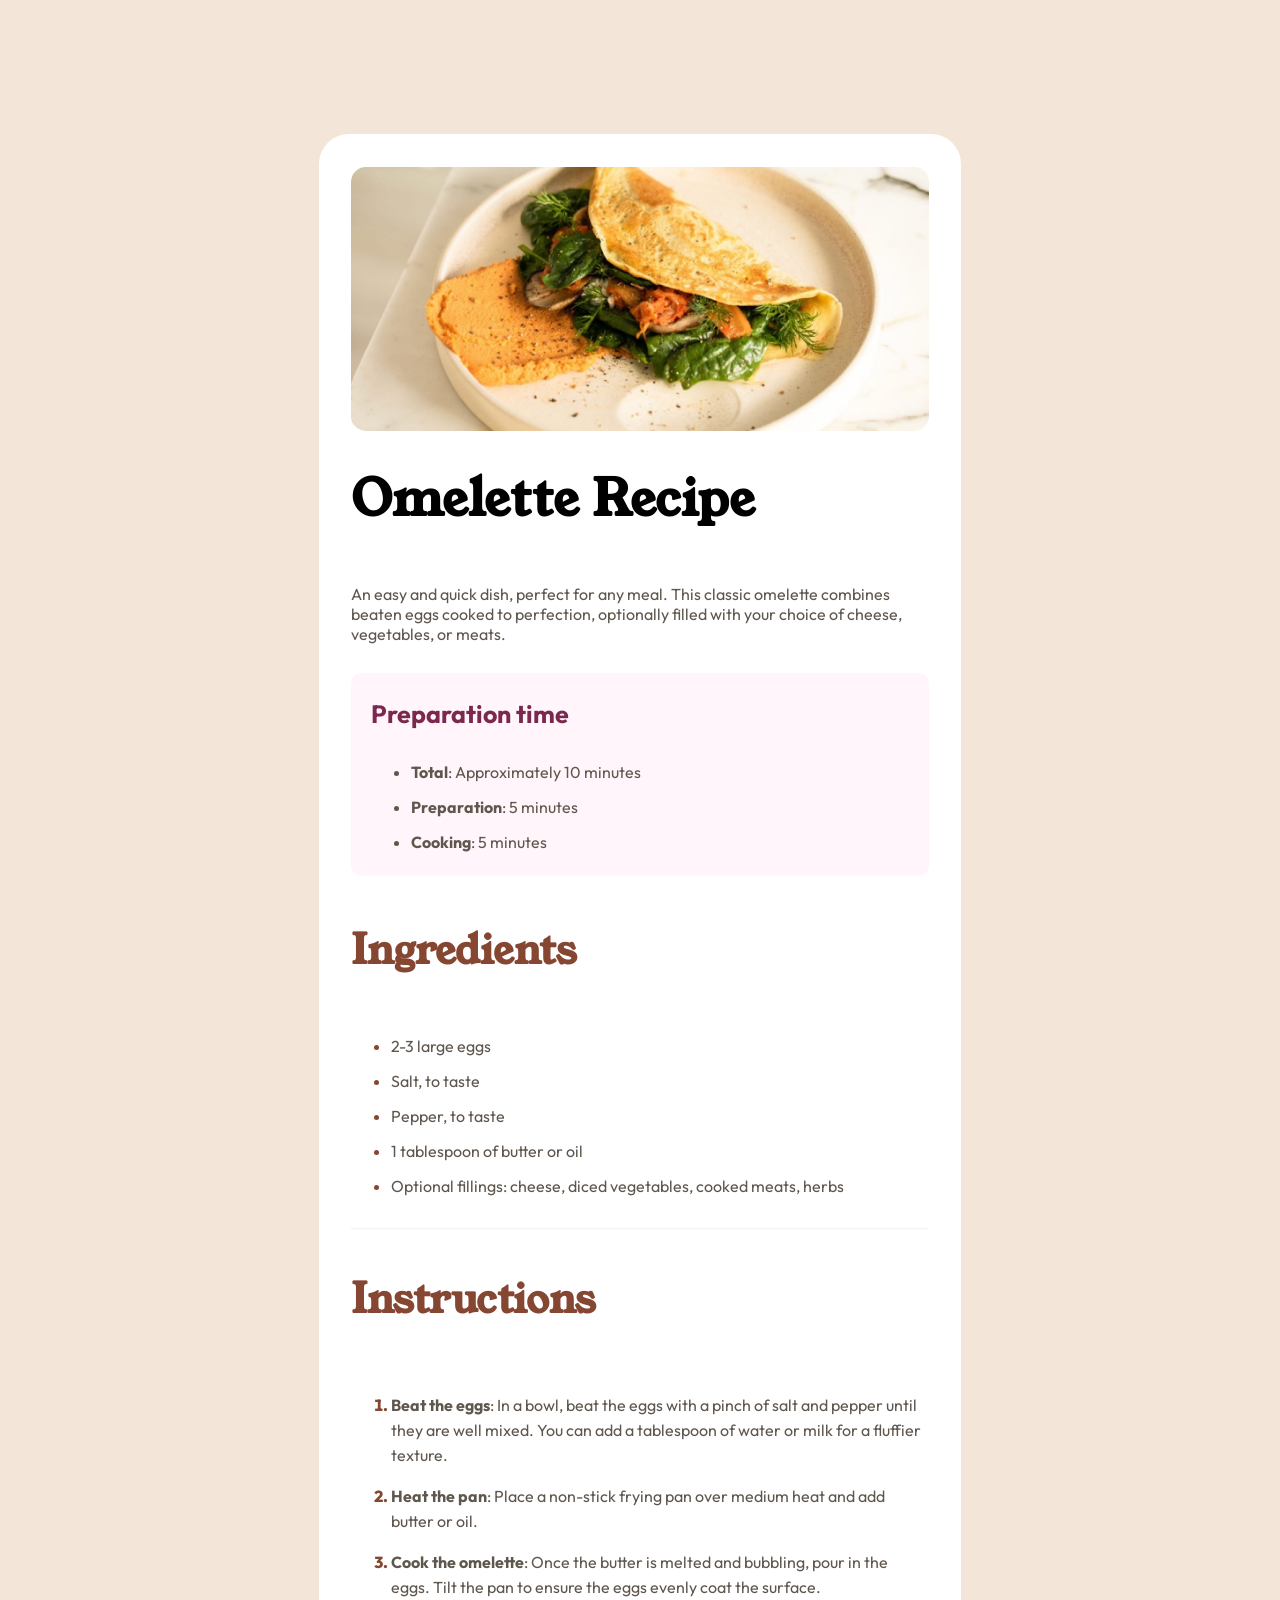
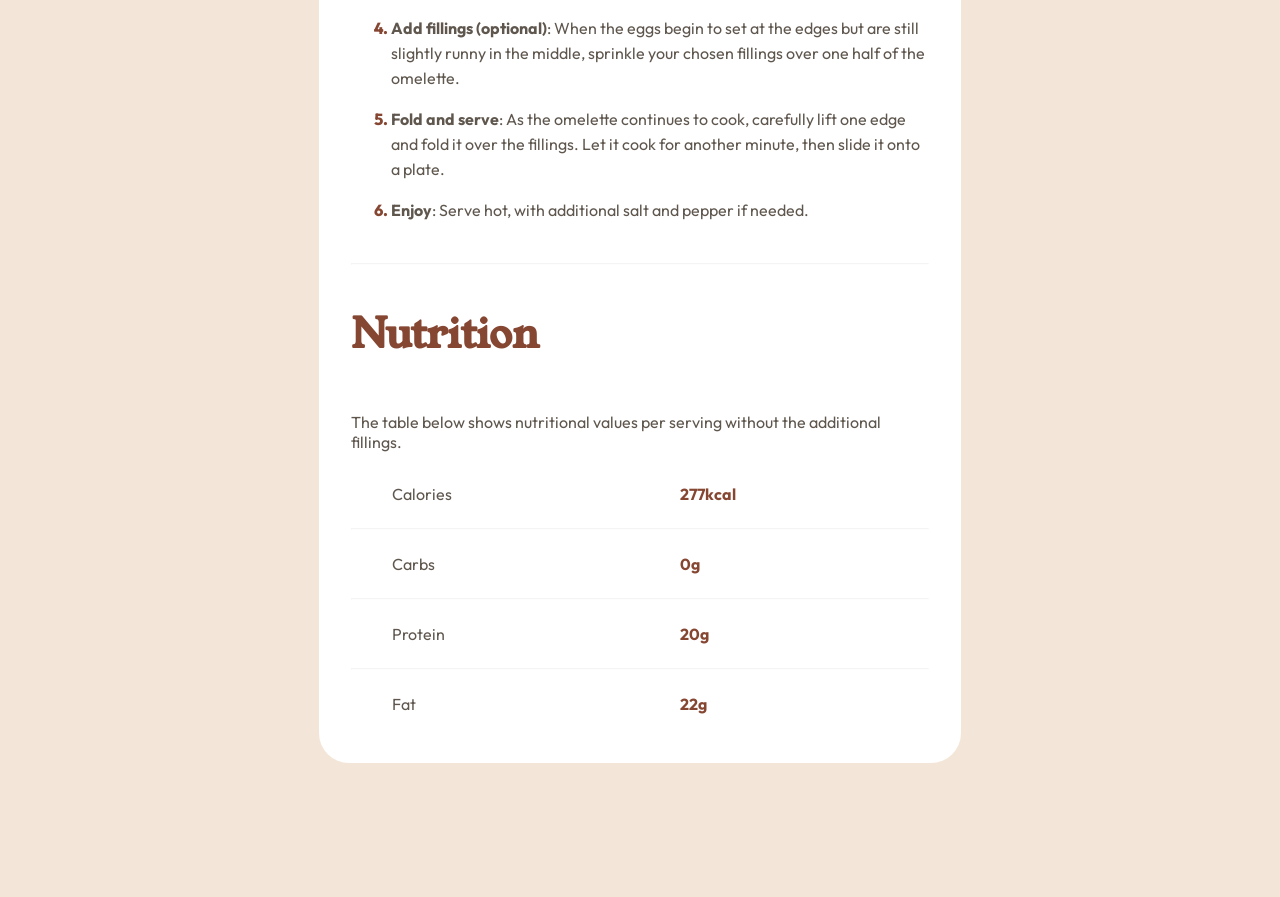
<file: index.html>
<!DOCTYPE html>
<html lang="en">
<head>
  <meta charset="UTF-8">
  <meta name="viewport" content="width=device-width, initial-scale=1.0"> <!-- displays site properly based on user's device -->
  <link rel="stylesheet" href="style.css">
  <link rel="icon" type="image/png" sizes="32x32" href="./assets/images/favicon-32x32.png">

  <link rel="preconnect" href="https://fonts.googleapis.com">
  <link rel="preconnect" href="https://fonts.gstatic.com" crossorigin>
  <link href="https://fonts.googleapis.com/css2?family=Young+Serif&display=swap" rel="stylesheet">
  <link href="https://fonts.googleapis.com/css2?family=Outfit:wght@100..900&display=swap" rel="stylesheet">
  <title>Frontend Mentor | Recipe page</title>

 
</head>
<body>
  <div class="boxer">

  
  <img src="image-omelette.jpeg" alt="O-mellonete">

  <h1> Omelette Recipe</h1>
  <p>
  An easy and quick dish, perfect for any meal. This classic omelette combines beaten eggs cooked 
  to perfection, optionally filled with your choice of cheese, vegetables, or meats.
  </p>
  <div class="boxin">
    <h3>Preparation time</h3>
    <ul class="ul2">
      <li><b>Total</b>: Approximately 10 minutes</li>
      <li><b>Preparation</b>: 5 minutes</li>
      <li><b>Cooking</b>: 5 minutes</li>

    </ul>
  </div>
  <h2>Ingredients</h2>
 
  <ul class="ul1">
  <li>2-3 large eggs</li>
  <li>Salt, to taste</li>
  <li>Pepper, to taste</li>
  <li>1 tablespoon of butter or oil</li>
  <li>Optional fillings: cheese, diced vegetables, cooked meats, herbs</li>
  </ul>
  <hr>
  <h2>Instructions</h2>

  <ol>
  <li><p><b>Beat the eggs</b>: In a bowl, beat the eggs with a pinch of salt and pepper until they are well mixed. 
  You can add a tablespoon of water or milk for a fluffier texture.</p></li>

  <li><p><b>Heat the pan</b>: Place a non-stick frying pan over medium heat and add butter or oil.</p></li>

  <li><p><b>Cook the omelette</b>: Once the butter is melted and bubbling, pour in the eggs. Tilt the pan to ensure 
  the eggs evenly coat the surface.</p></li>

  <li><p><b>Add fillings (optional)</b>: When the eggs begin to set at the edges but are still slightly runny in the 
  middle, sprinkle your chosen fillings over one half of the omelette.</p></li>

  <li><p><b>Fold and serve</b>: As the omelette continues to cook, carefully lift one edge and fold it over the 
  fillings. Let it cook for another minute, then slide it onto a plate.</p></li>

  <li><p><b>Enjoy</b>: Serve hot, with additional salt and pepper if needed.</p></li>

  </ol>

  <hr>
  
  <h2>Nutrition</h2>
  <p>
  The table below shows nutritional values per serving without the additional fillings.
  </p>
<div class = "boxos">
    <div class = "boxis"><p>Calories</p></div>
    <div class = "boxis"><p class="par"><b>277kcal</b></p></div>
</div>
  <hr>
<div class = "boxos">
    <div class = "boxis"><p>Carbs</p></div>
    <div class = "boxis"><p class="par"><b>0g</b></p></div>
</div>
<hr>
<div class = "boxos">
    <div class = "boxis"><p>Protein</p></div>
    <div class = "boxis"><p class="par"><b>20g</b></p></div>
</div>
  <hr>
<div class = "boxos">
    <div class = "boxis"><p>Fat</p></div>
    <div class = "boxis"><p class="par"><b>22g</b></p></div>
</div>
  </div>
</body>
</html>
</file>
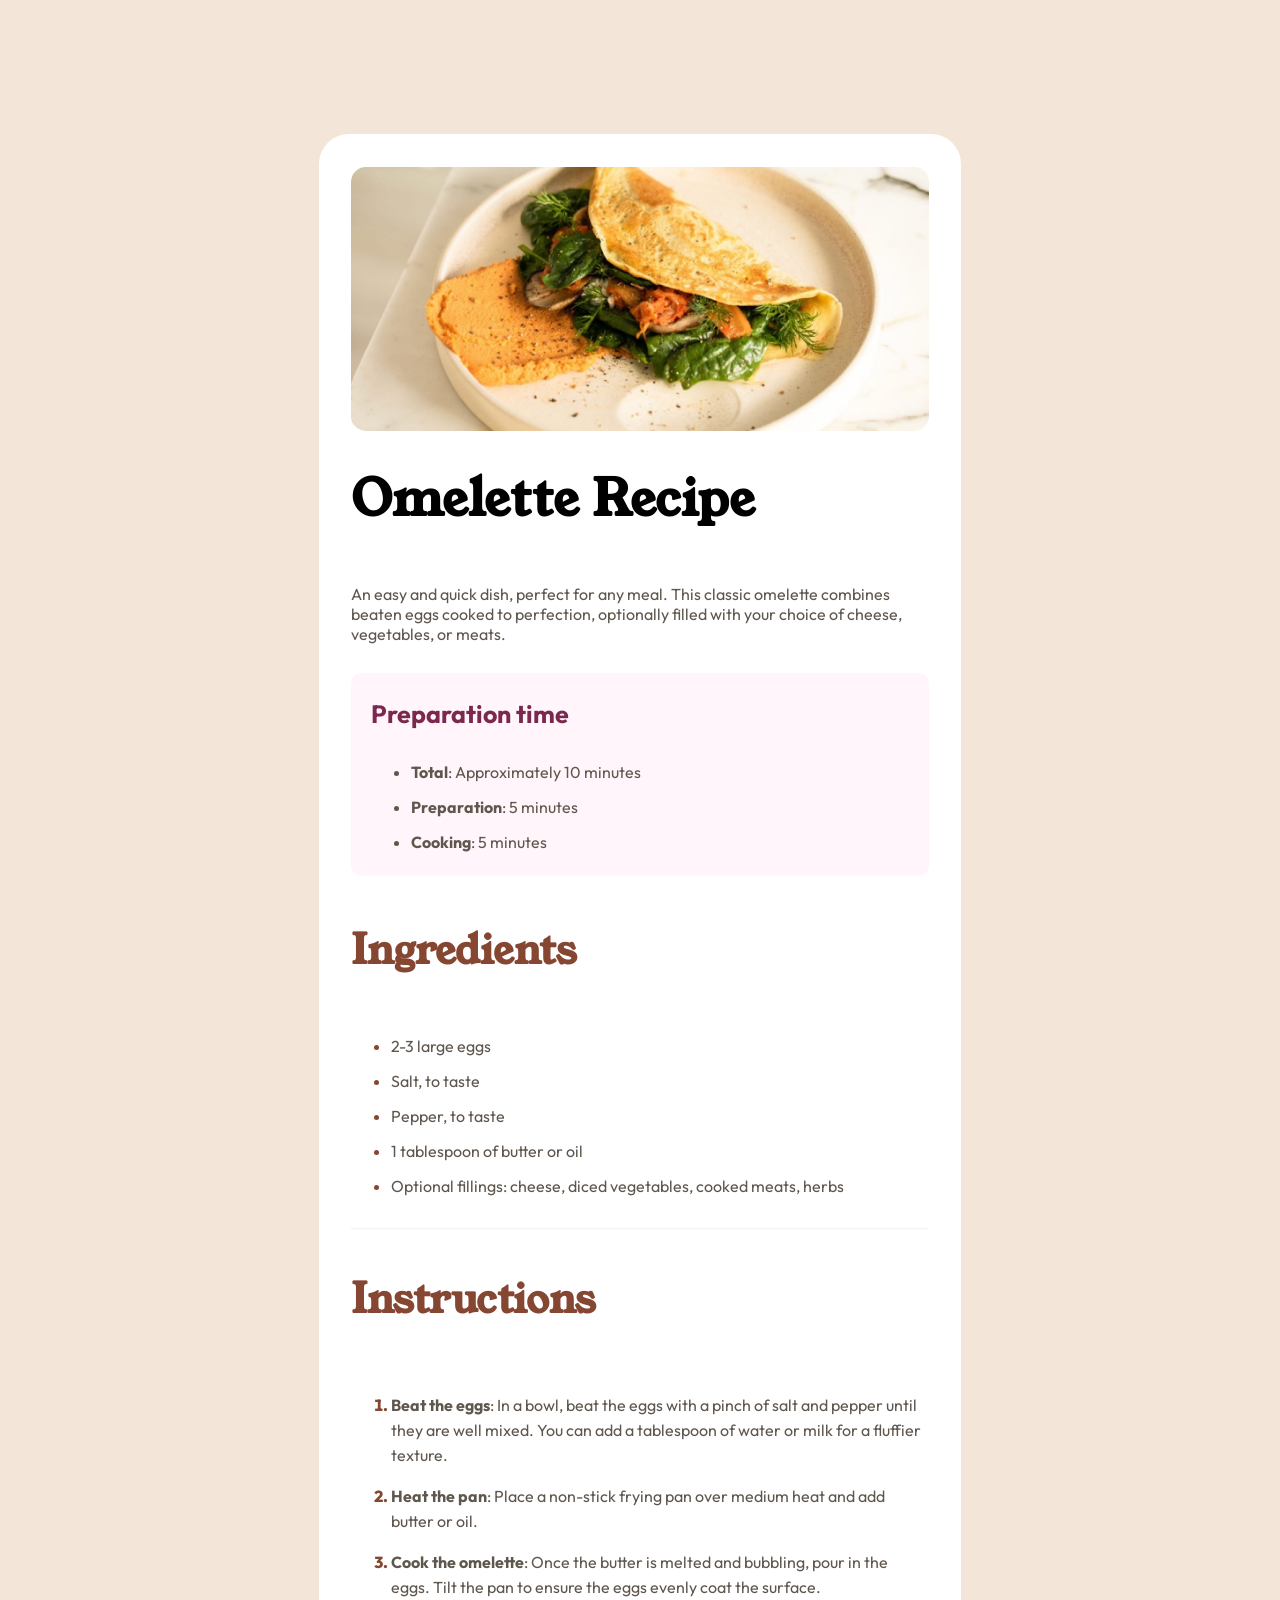
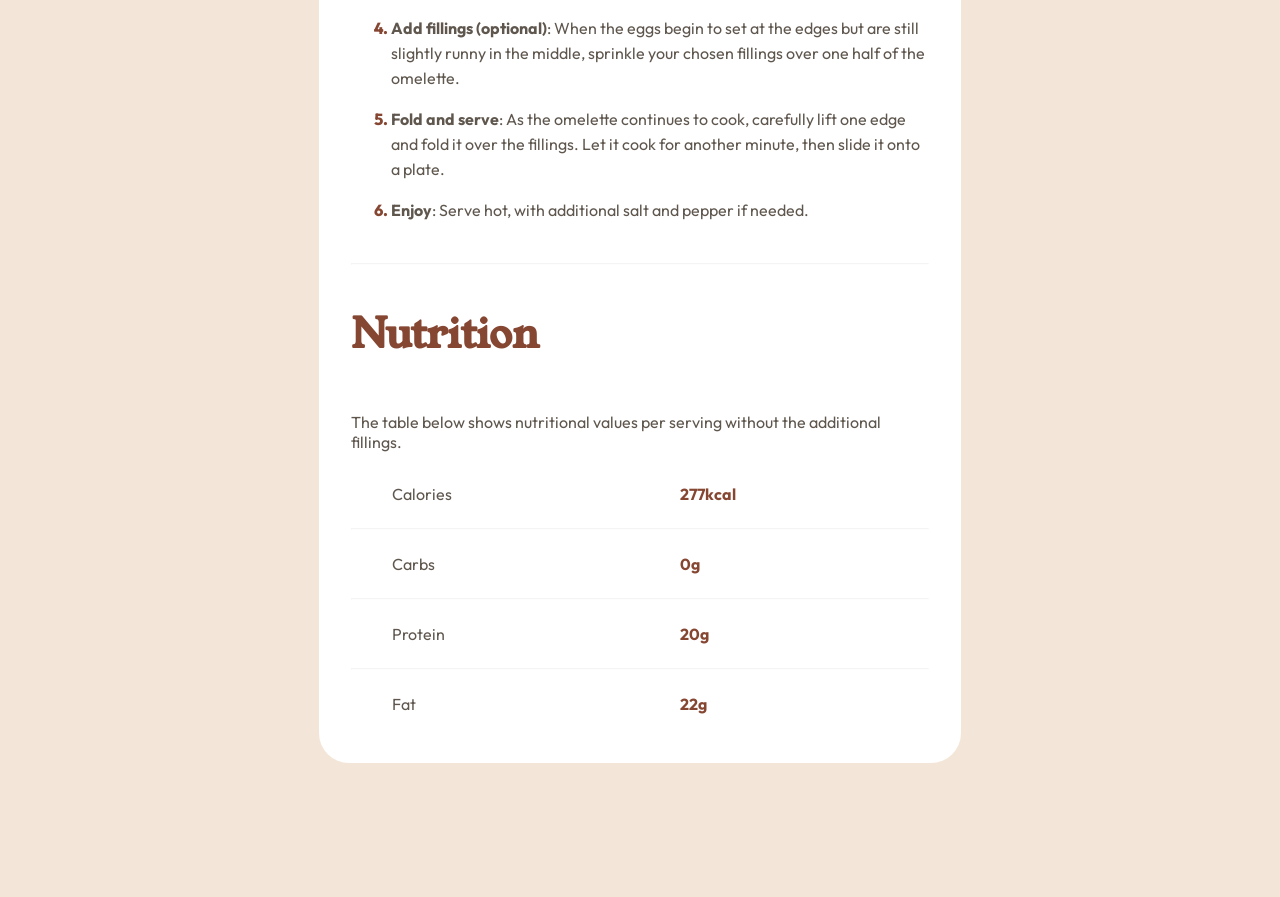
<file: recipe-page/index.html>
<!DOCTYPE html>
<html lang="en">
<head>
  <meta charset="UTF-8">
  <meta name="viewport" content="width=device-width, initial-scale=1.0"> <!-- displays site properly based on user's device -->
  <link rel="stylesheet" href="style.css">
  <link rel="icon" type="image/png" sizes="32x32" href="./assets/images/favicon-32x32.png">

  <link rel="preconnect" href="https://fonts.googleapis.com">
  <link rel="preconnect" href="https://fonts.gstatic.com" crossorigin>
  <link href="https://fonts.googleapis.com/css2?family=Young+Serif&display=swap" rel="stylesheet">
  <link href="https://fonts.googleapis.com/css2?family=Outfit:wght@100..900&display=swap" rel="stylesheet">
  <title>Frontend Mentor | Recipe page</title>

 
</head>
<body>
  <div class="boxer">

  
  <img src="image-omelette.jpeg" alt="O-mellonete">

  <h1> Omelette Recipe</h1>
  <p>
  An easy and quick dish, perfect for any meal. This classic omelette combines beaten eggs cooked 
  to perfection, optionally filled with your choice of cheese, vegetables, or meats.
  </p>
  <div class="boxin">
    <h3>Preparation time</h3>
    <ul class="ul2">
      <li><b>Total</b>: Approximately 10 minutes</li>
      <li><b>Preparation</b>: 5 minutes</li>
      <li><b>Cooking</b>: 5 minutes</li>

    </ul>
  </div>
  <h2>Ingredients</h2>
 
  <ul class="ul1">
  <li>2-3 large eggs</li>
  <li>Salt, to taste</li>
  <li>Pepper, to taste</li>
  <li>1 tablespoon of butter or oil</li>
  <li>Optional fillings: cheese, diced vegetables, cooked meats, herbs</li>
  </ul>
  <hr>
  <h2>Instructions</h2>

  <ol>
  <li><p><b>Beat the eggs</b>: In a bowl, beat the eggs with a pinch of salt and pepper until they are well mixed. 
  You can add a tablespoon of water or milk for a fluffier texture.</p></li>

  <li><p><b>Heat the pan</b>: Place a non-stick frying pan over medium heat and add butter or oil.</p></li>

  <li><p><b>Cook the omelette</b>: Once the butter is melted and bubbling, pour in the eggs. Tilt the pan to ensure 
  the eggs evenly coat the surface.</p></li>

  <li><p><b>Add fillings (optional)</b>: When the eggs begin to set at the edges but are still slightly runny in the 
  middle, sprinkle your chosen fillings over one half of the omelette.</p></li>

  <li><p><b>Fold and serve</b>: As the omelette continues to cook, carefully lift one edge and fold it over the 
  fillings. Let it cook for another minute, then slide it onto a plate.</p></li>

  <li><p><b>Enjoy</b>: Serve hot, with additional salt and pepper if needed.</p></li>

  </ol>

  <hr>
  
  <h2>Nutrition</h2>
  <p>
  The table below shows nutritional values per serving without the additional fillings.
  </p>
<div class = "boxos">
    <div class = "boxis"><p>Calories</p></div>
    <div class = "boxis"><p class="par"><b>277kcal</b></p></div>
</div>
  <hr>
<div class = "boxos">
    <div class = "boxis"><p>Carbs</p></div>
    <div class = "boxis"><p class="par"><b>0g</b></p></div>
</div>
<hr>
<div class = "boxos">
    <div class = "boxis"><p>Protein</p></div>
    <div class = "boxis"><p class="par"><b>20g</b></p></div>
</div>
  <hr>
<div class = "boxos">
    <div class = "boxis"><p>Fat</p></div>
    <div class = "boxis"><p class="par"><b>22g</b></p></div>
</div>
  </div>
</body>
</html>
</file>
<file: style.css>
*{box-sizing: border-box;}
body {
    flex-direction: column;
    display: flex;
    align-items: center;
    justify-content: center;
    background-color: hsl(30, 54%, 90%);
    font-family: "Young Serif";
}

h1{font-size: 3.125em;
    
}
h2{
    color: hsl(14, 45%, 36%);
    font-size: 2.5em;

}
p{
    font-size: 1em;
    font-family: "Outfit";
    color: hsl(30, 10%, 34%);

}
h3{
    color: hsl(332, 51%, 32%);
    font-size: 1.5625em;
    font-family: "Outfit";
}
img{
    align-items: center;
    height: auto;
    max-width: 100%;
    float: right;
    border-radius: 15px;
}
.boxer {
    margin: 10%;
    width: 50.8%;
    display: flex;
    flex-direction: column;
    justify-content: left;
    background-color: white;
    border-radius:30px;
    padding: 2.56410256410256410256410256410256410256410256410256410256410255%;

}


.ul1{
    list-style-position: outside;
    display: flex;
    flex-direction: column;
    justify-content: left;
    border-radius: 10px;
    font-size: 1em;
    font-family: "Outfit";
    line-height:2.1875em;
    color: hsl(30, 10%, 34%);
    li::marker {color: hsl(14, 45%, 36%)};
}
.ul2{
    list-style-position: outside;
    display: flex;
    flex-direction: column;
    justify-content: left;
    border-radius: 10px;
    font-size: 1em;
    font-family: "Outfit";
    line-height:2.1875em;
    color: hsl(30, 10%, 34%);
}
ol {
  border-radius: 10px;
  font-family: "Outfit";
  line-height:1.5625em;
  li::marker {color: hsl(14, 45%, 36%); font-weight: 800};
}

.boxin{
    padding-left: 3.42857142857142857142857142857142857142857142857142857142857142%;
    background-color:hsl(330, 100%, 98%);
    padding-right: 3.42857142857142857142857142857142857142857142857142857142857142%;
    margin-top: 2.28571428571428571428571428571428571428571428571428571428571428%;
    margin-bottom: 2.28571428571428571428571428571428571428571428571428571428571428%;
    border-radius: 10px;
}
.boxos{
    display:flex;
    width: 100%;
    flex-direction: row;
    justify-content: space-between;
}
.boxis{
    width: 50%;
    text-align: left;
    margin-left: 7%;
}

.par{
    color: hsl(14, 45%, 36%)
}

hr{
    width: 100%;
    opacity: 10%;
}
</file>
<file: recipe-page/style.css>
*{box-sizing: border-box;}
body {
    flex-direction: column;
    display: flex;
    align-items: center;
    justify-content: center;
    background-color: hsl(30, 54%, 90%);
    font-family: "Young Serif";
}

h1{font-size: 3.125em;
    
}
h2{
    color: hsl(14, 45%, 36%);
    font-size: 2.5em;

}
p{
    font-size: 1em;
    font-family: "Outfit";
    color: hsl(30, 10%, 34%);

}
h3{
    color: hsl(332, 51%, 32%);
    font-size: 1.5625em;
    font-family: "Outfit";
}
img{
    align-items: center;
    height: auto;
    max-width: 100%;
    float: right;
    border-radius: 15px;
}
.boxer {
    margin: 10%;
    width: 50.8%;
    display: flex;
    flex-direction: column;
    justify-content: left;
    background-color: white;
    border-radius:30px;
    padding: 2.56410256410256410256410256410256410256410256410256410256410255%;

}


.ul1{
    list-style-position: outside;
    display: flex;
    flex-direction: column;
    justify-content: left;
    border-radius: 10px;
    font-size: 1em;
    font-family: "Outfit";
    line-height:2.1875em;
    color: hsl(30, 10%, 34%);
    li::marker {color: hsl(14, 45%, 36%)};
}
.ul2{
    list-style-position: outside;
    display: flex;
    flex-direction: column;
    justify-content: left;
    border-radius: 10px;
    font-size: 1em;
    font-family: "Outfit";
    line-height:2.1875em;
    color: hsl(30, 10%, 34%);
}
ol {
  border-radius: 10px;
  font-family: "Outfit";
  line-height:1.5625em;
  li::marker {color: hsl(14, 45%, 36%); font-weight: 800};
}

.boxin{
    padding-left: 3.42857142857142857142857142857142857142857142857142857142857142%;
    background-color:hsl(330, 100%, 98%);
    padding-right: 3.42857142857142857142857142857142857142857142857142857142857142%;
    margin-top: 2.28571428571428571428571428571428571428571428571428571428571428%;
    margin-bottom: 2.28571428571428571428571428571428571428571428571428571428571428%;
    border-radius: 10px;
}
.boxos{
    display:flex;
    width: 100%;
    flex-direction: row;
    justify-content: space-between;
}
.boxis{
    width: 50%;
    text-align: left;
    margin-left: 7%;
}

.par{
    color: hsl(14, 45%, 36%)
}

hr{
    width: 100%;
    opacity: 10%;
}
</file>
